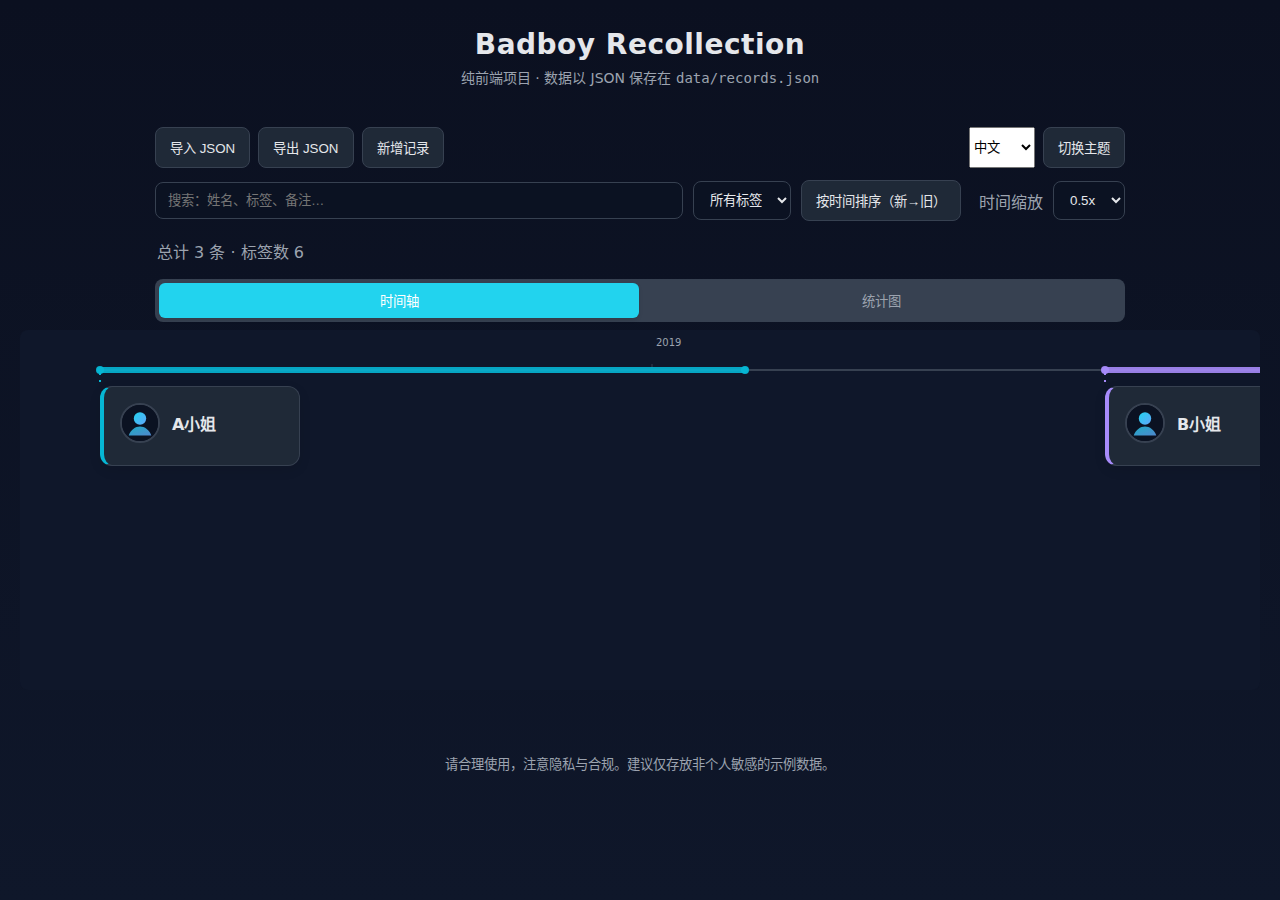
<file: index.html>
<!DOCTYPE html>
<html lang="zh-CN">
  <head>
    <meta charset="utf-8" />
    <meta name="viewport" content="width=device-width, initial-scale=1" />
    <title>Badboy Recollection | 渣男感情史记录</title>
    <meta name="description" content="一个纯前端、以 JSON 保存数据的渣男感情史记录工具" />
    <link rel="stylesheet" href="src/css/styles.css" />
    <link rel="icon" href="src/favicon.ico" sizes="any" />
    <link rel="icon" type="image/png" href="src/favicon-32x32.png" sizes="32x32" />
  </head>
  <body>
    <header class="app-header">
      <h1>Badboy Recollection</h1>
      <p class="subtitle">纯前端项目 · 数据以 JSON 保存在 <code>data/records.json</code></p>
    </header>

    <main class="container">
      <div class="ui-shell">
      <section class="toolbar">
        <div class="left">
          <button id="btnImport" class="btn" type="button" data-i18n="import">导入 JSON</button>
          <input id="fileInput" type="file" accept="application/json,.json" style="display:none" />
          <button id="btnExport" class="btn" type="button" data-i18n="export">导出 JSON</button>
          <button id="btnAdd" class="btn" type="button" data-i18n="add">新增记录</button>
        </div>
        <div class="right">
          <select id="langSelect" aria-label="语言 Language">
            <option value="zh">中文</option>
            <option value="en">English</option>
          </select>
          <button id="themeToggle" class="btn" type="button" data-i18n="theme">切换主题</button>
        </div>
      </section>
      <section class="controls">
        <input id="searchInput" type="search" placeholder="搜索：姓名、标签、备注…" aria-label="搜索" />
        <select id="tagFilter" aria-label="标签筛选">
          <option value="">所有标签</option>
        </select>
        <button id="sortBtn" type="button" class="btn" data-order="desc">按时间排序（新→旧）</button>
        <label for="scaleSelect" style="margin-left:8px;color:var(--muted)">时间缩放</label>
        <select id="scaleSelect" aria-label="时间缩放">
          <option value="0.4">0.4x</option>
          <option value="0.5">0.5x</option>
          <option value="0.6">0.6x</option>
          <option value="0.8">0.8x</option>
          <option value="1">1.0x</option>
        </select>
      </section>

      <section id="stats" class="stats" aria-live="polite"></section>

      <!-- 视图切换器 -->
      <div class="view-tabs">
        <button id="timelineTab" class="tab-btn active" data-view="timeline">时间轴</button>
        <button id="chartsTab" class="tab-btn" data-view="charts">统计图</button>
      </div>
      </div>

      <div class="visual-shell">
        <!-- 时间线/卡片列表 -->
        <section id="timeline" class="timeline"></section>
        <section id="cardList" class="card-list" hidden></section>

        <section id="charts" class="charts" hidden>
          <h2 class="chart-title" data-i18n="charts">统计图表</h2>
          <div class="chart-group">
            <div class="chart" id="yearChart" aria-label="按年份统计"></div>
            <div class="chart" id="tagChart" aria-label="按标签统计"></div>
          </div>
        </section>

        <section id="editorPanel" class="panel" hidden>
          <h2 class="panel-title" data-i18n="editor">编辑记录</h2>
          <form id="editorForm" class="form">
          <div class="field">
            <label for="fName" data-i18n="name">姓名</label>
            <input id="fName" name="name" type="text" required />
          </div>
          <div class="field two">
            <div>
              <label for="fStart" data-i18n="start">开始日期</label>
              <input id="fStart" name="startDate" type="text" placeholder="YYYY-MM 或 YYYY-MM-DD" />
            </div>
            <div>
              <label for="fEnd" data-i18n="end">结束日期</label>
              <input id="fEnd" name="endDate" type="text" placeholder="YYYY-MM 或 YYYY-MM-DD" />
            </div>
          </div>
          <div class="field">
            <label for="fTags" data-i18n="tags">标签（逗号分隔）</label>
            <input id="fTags" name="tags" type="text" placeholder="校园, 异地" />
          </div>
          <div class="field">
            <label for="fNotes" data-i18n="notes">备注</label>
            <textarea id="fNotes" name="notes" rows="3"></textarea>
          </div>
          <div class="actions">
            <button id="btnSave" class="btn primary" type="submit" data-i18n="save">保存</button>
            <button id="btnCancel" class="btn" type="button" data-i18n="cancel">取消</button>
          </div>
          </form>
        </section>
      </div>
    </main>

    <footer class="app-footer">
      <small>请合理使用，注意隐私与合规。建议仅存放非个人敏感的示例数据。</small>
    </footer>

    <script type="module" src="src/js/main.js"></script>
  </body>
</html>
</file>
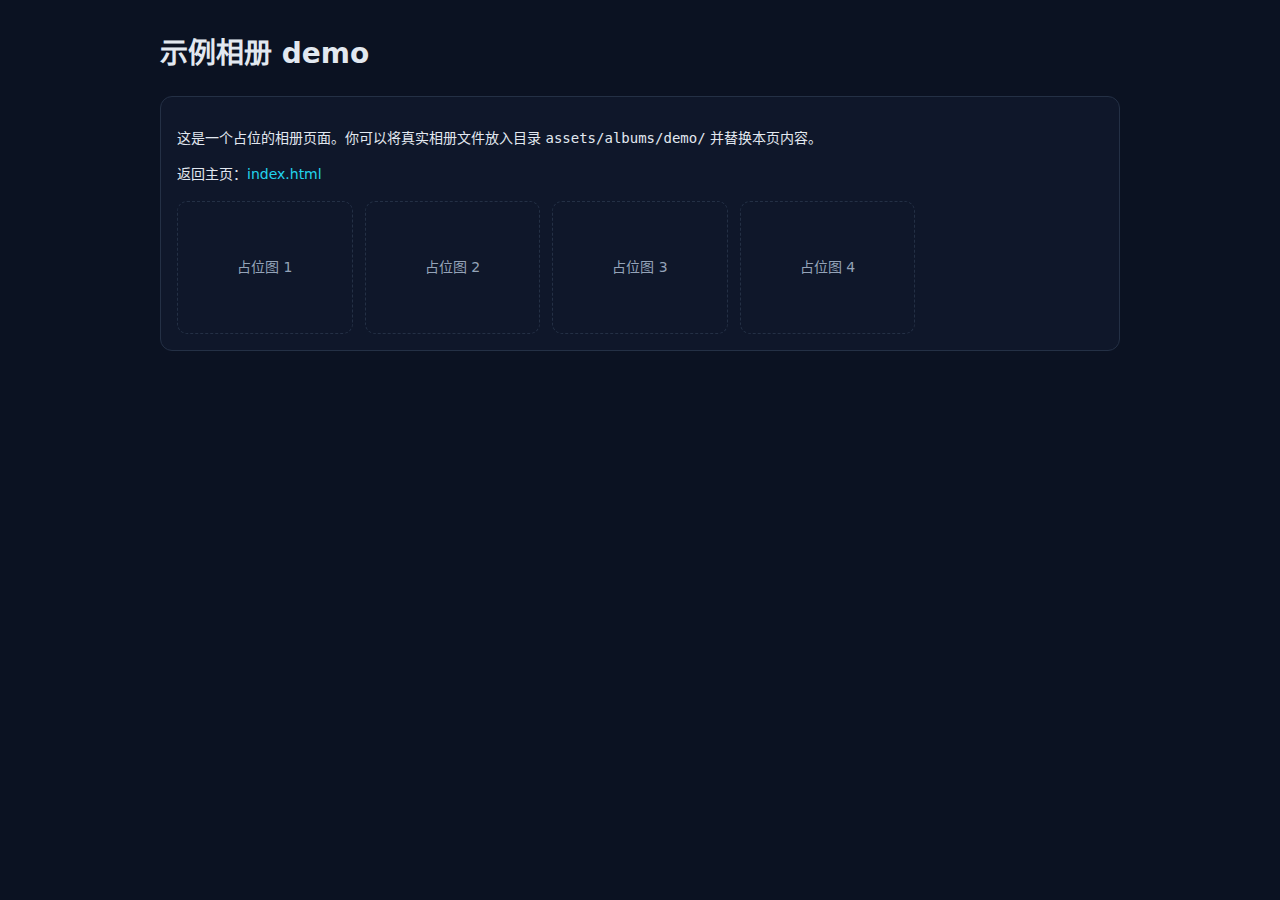
<file: assets/albums/demo/index.html>
<!doctype html>
<html lang="zh-CN">
<head>
  <meta charset="utf-8" />
  <meta name="viewport" content="width=device-width, initial-scale=1" />
  <title>示例相册 | demo</title>
  <style>
    :root { --bg:#0b1222; --text:#e2e8f0; --muted:#94a3b8; --card:#0f172a; --border:#243045; --accent:#22d3ee; }
    body{margin:0;background:var(--bg);color:var(--text);font:14px/1.6 system-ui, -apple-system, Segoe UI, Roboto, Helvetica, Arial, "Noto Sans", "Apple Color Emoji","Segoe UI Emoji"}
    .wrap{max-width:960px;margin:32px auto;padding:0 16px}
    .card{background:var(--card);border:1px solid var(--border);border-radius:12px;padding:16px}
    a{color:var(--accent);text-decoration:none}
    a:hover{text-decoration:underline}
    .grid{display:grid;grid-template-columns:repeat(auto-fill,minmax(160px,1fr));gap:12px;margin-top:16px}
    .ph{aspect-ratio:4/3;border:1px dashed var(--border);border-radius:10px;display:flex;align-items:center;justify-content:center;color:var(--muted)}
  </style>
</head>
<body>
  <div class="wrap">
    <h1>示例相册 demo</h1>
    <div class="card">
      <p>这是一个占位的相册页面。你可以将真实相册文件放入目录 <code>assets/albums/demo/</code> 并替换本页内容。</p>
      <p>
        返回主页：<a href="/">index.html</a>
      </p>
      <div class="grid">
        <div class="ph">占位图 1</div>
        <div class="ph">占位图 2</div>
        <div class="ph">占位图 3</div>
        <div class="ph">占位图 4</div>
      </div>
    </div>
  </div>
</body>
</html>
</file>
<file: src/css/styles.css>
:root{--bg:#0f172a;--panel:#111827;--card:#1f2937;--accent:#22d3ee;--text:#e5e7eb;--muted:#9ca3af;--border:#374151;}

/* 轴上时间段 hover/active 效果与标签显隐 */
.tl-svg .seg-group text{
  opacity:0;
  pointer-events:none;
  transition:opacity .15s ease-in-out;
}
.tl-svg .seg-group line{
  transition:stroke-width .18s ease, stroke-opacity .18s ease;
  stroke-opacity:.9;
}
.tl-svg .seg-group circle{
  transition:opacity .18s ease;
  opacity:.95;
}
.tl-svg .seg-group.active text{ opacity:1; }
.tl-svg .seg-group.active line{ stroke-width:6.5; stroke-opacity:1; }
.tl-svg .seg-group.active circle{ opacity:1; }
*{box-sizing:border-box}
html,body{height:100%}
body{margin:0;font-family:ui-sans-serif,system-ui,-apple-system,Segoe UI,Roboto,Ubuntu,Cantarell,Noto Sans,sans-serif;background:linear-gradient(180deg,#0b1020,#0f172a);color:var(--text)}

/* 确保任何带有 hidden 属性的元素都被隐藏（避免作者样式覆盖） */
[hidden]{
  display:none !important;
}

.app-header{padding:28px 20px;text-align:center}
.app-header h1{margin:0;font-size:28px;letter-spacing:0.5px}
.subtitle{margin:6px 0 0;color:var(--muted);font-size:14px}

.container{max-width:980px;margin:0 auto;padding:0 5px 40px}
.ui-shell{max-width:980px;margin:0 auto}
.visual-shell{
  width:calc(100vw - 40px);
  max-width:none;
  margin-left:calc(50% - 50vw + 20px);
  margin-right:calc(50% - 50vw + 20px);
}
.controls{display:flex;gap:10px;flex-wrap:wrap;align-items:center;justify-content:space-between;margin:10px 0 18px}
.controls input[type=search]{flex:1 1 360px;min-width:220px;padding:10px 12px;border:1px solid var(--border);border-radius:8px;background:#0b1222;color:var(--text)}
.controls select{padding:10px 12px;border:1px solid var(--border);border-radius:8px;background:#0b1222;color:var(--text)}
.btn{padding:10px 14px;border:1px solid var(--border);border-radius:8px;background:var(--card);color:var(--text);cursor:pointer}
.btn:hover{border-color:var(--accent);color:#fff}

.stats{color:var(--muted);margin:12px 2px}

.card-list{display:grid;grid-template-columns:repeat(auto-fill,minmax(260px,1fr));gap:14px;padding-left:20px}
.card{background:var(--card);border:1px solid var(--border);border-radius:12px;padding:14px}
.card-header{display:flex;align-items:baseline;justify-content:space-between;gap:10px;margin-bottom:8px}
.name{margin:0;font-size:18px}
.dates{color:var(--muted);font-size:12px}
.person{display:flex;align-items:center;gap:10px}
.avatar{width:36px;height:36px;border-radius:50%;object-fit:cover;border:1px solid var(--border);background:#0b1222}
.tags{display:flex;flex-wrap:wrap;gap:6px;margin:8px 0}
.tag{display:inline-block;padding:4px 8px;border:1px solid var(--border);border-radius:999px;font-size:12px;color:#e6fbff;background:#0b1222}
.notes{margin:8px 0 0;line-height:1.5;color:#e2e8f0}
.links{margin-top:10px;font-size:13px}
.links a{color:var(--accent);text-decoration:none}
.links a:hover{text-decoration:underline}

.app-footer{max-width:980px;margin:24px auto 40px;padding:0 16px;color:var(--muted);text-align:center}

.error{padding:12px;border:1px solid #ef4444;background:#2f0b0b;border-radius:10px}

/* Toolbar */
.toolbar{display:flex;align-items:center;justify-content:space-between;gap:12px;margin:12px 0}
.toolbar .left,.toolbar .right{display:flex;gap:8px;flex-wrap:wrap}

/* Buttons */
.btn.primary{background:linear-gradient(180deg,#0aaac2,#0891b2);border-color:#0aaac2;color:#fff}
.btn.primary:hover{filter:brightness(1.06)}
.btn.small{padding:6px 10px;font-size:12px;border-radius:6px}
.btn.danger{border-color:#b91c1c;color:#fecaca}
.btn.danger:hover{background:#7f1d1d;border-color:#ef4444}

/* Editor panel */
.panel{background:var(--panel);border:1px solid var(--border);border-radius:12px;padding:16px;margin-top:18px}
.panel-title{margin:0 0 10px 0;font-size:18px}
.form{display:flex;flex-direction:column;gap:12px}
.field{display:flex;flex-direction:column;gap:6px}
.field.two{display:grid;grid-template-columns:1fr 1fr;gap:12px}
.form input,.form textarea,.form select{width:100%;padding:10px 12px;border:1px solid var(--border);border-radius:8px;background:#0b1222;color:var(--text)}
.actions{display:flex;gap:8px;justify-content:flex-end}

/* Card actions */
.card-actions{display:flex;gap:8px;margin-top:10px}

/* Charts */
.charts{margin-top:22px}
.chart-title{margin:0 0 10px 0;color:var(--muted);font-size:14px}
.chart-group{display:grid;grid-template-columns:1fr;gap:14px}
@media (min-width: 720px){.chart-group{grid-template-columns:1fr 1fr}}
.chart{background:var(--panel);border:1px solid var(--border);border-radius:12px;padding:12px}
.bar{position:relative;display:flex;align-items:center;gap:8px;margin:6px 0}
.bar-fill{display:inline-block;height:10px;border-radius:6px;background:linear-gradient(90deg,var(--accent),#60a5fa)}
.bar-label{font-size:12px;color:var(--muted)}
.muted{color:var(--muted);font-size:12px}

/* Light theme */
[data-theme='light']{--bg:#f8fafc;--panel:#ffffff;--card:#ffffff;--accent:#0891b2;--text:#111827;--muted:#6b7280;--border:#e5e7eb}
[data-theme='light'] body{background:linear-gradient(180deg,#f3f4f6,#f8fafc)}
[data-theme='light'] .controls input[type=search],
[data-theme='light'] .controls select,
[data-theme='light'] .form input,
[data-theme='light'] .form textarea,
[data-theme='light'] .form select{background:#ffffff}

/* 视图切换器样式 */
.view-tabs{
  display:flex;
  gap:2px;
  margin:16px 0 8px 0;
  background:var(--border);
  border-radius:8px;
  padding:4px;
}

.tab-btn{
  flex:1;
  padding:8px 16px;
  border:none;
  background:transparent;
  color:var(--muted);
  border-radius:6px;
  cursor:pointer;
  transition:all 0.2s ease;
  font-weight:500;
}

.tab-btn:hover{
  background:var(--card);
  color:var(--text);
}

.tab-btn.active{
  background:var(--accent);
  color:white;
  box-shadow:0 2px 4px rgba(0,0,0,0.1);
}

/* 新的分支时间轴样式 */
.timeline{position:relative;display:block;min-height:360px;background:var(--bg);border-radius:8px;padding:20px;overflow-x:auto;overflow-y:visible;-ms-overflow-style:none;scrollbar-width:none}
/* 时间轴位于 .visual-shell 中，由外层容器控制出血宽度 */
.timeline::-webkit-scrollbar{display:none}

/* 边缘渐变蒙版：已按用户要求移除 */

/* SVG容器用于绘制连接线 */
.tl-svg{position:absolute;top:0;left:0;width:100%;height:100%;pointer-events:none;z-index:1}

/* 分支节点样式 */
.branch-node{
  background:var(--card);
  border:1px solid var(--border);
  border-radius:12px;
  padding:16px;
  box-shadow:0 4px 12px rgba(0,0,0,0.1);
  transition:all 0.3s ease;
  cursor:pointer;
  position:relative;
}

.branch-node:hover{
  transform:translateY(-2px);
  box-shadow:0 8px 24px rgba(0,0,0,0.15);
}

.node-header{
  display:flex;
  align-items:center;
  gap:12px;
  margin-bottom:12px;
}

.node-header .avatar{
  width:40px;
  height:40px;
  border-radius:50%;
  object-fit:cover;
  border:2px solid var(--border);
}

.node-info{
  flex:1;
}

.node-name{
  margin:0;
  font-size:16px;
  font-weight:600;
  color:var(--text);
}

.node-date{
  font-size:12px;
  color:var(--muted);
  margin-top:2px;
}

.node-content{display:none;margin-bottom:12px}
.branch-node:hover .node-content{display:block}

/* 统一悬浮容器：内容与操作一起出现 */
.node-popover{
  position:absolute;
  left:12px;
  right:12px;
  top:calc(100% - 8px);
  background:var(--panel);
  border:1px solid var(--border);
  border-radius:12px;
  padding:12px;
  box-shadow:0 12px 28px rgba(0,0,0,0.35);
  z-index:10;
  display:none;
  opacity:0;
  transform:translateY(6px);
  transition:opacity .18s ease, transform .18s ease;
}
.branch-node:hover .node-popover{display:block;opacity:1;transform:translateY(0)}

.node-tags{
  display:flex;
  flex-wrap:wrap;
  gap:4px;
  margin-bottom:8px;
}

.node-notes{
  font-size:13px;
  color:var(--text);
  margin:0;
  line-height:1.4;
  max-height:60px;
  overflow:hidden;
  text-overflow:ellipsis;
}

.node-actions{
  display:flex;
  gap:8px;
  justify-content:flex-end;
}

.btn-edit, .btn-delete{
  padding:4px 8px;
  font-size:12px;
  border:1px solid var(--border);
  border-radius:4px;
  background:var(--card);
  color:var(--text);
  cursor:pointer;
  transition:all 0.2s ease;
}

.btn-edit:hover{
  background:var(--accent);
  color:white;
}

.btn-delete:hover{
  background:#ef4444;
  color:white;
}

/* 移除横向连接线 */
.tl-conn{display:none}

/* Branch: axis -> lane (not used) */
.tl-branch{display:none}

/* Compact item (avatar + name) */
.tl-compact{display:inline-flex;align-items:center;gap:8px;cursor:pointer;user-select:none}
.tl-compact .avatar.sm{width:28px;height:28px;border-radius:50%;object-fit:cover;border:1px solid var(--border)}
.tl-compact .name{font-weight:600;color:var(--text)}

/* 左右交替对齐 */
.tl-item.side-left .tl-compact{justify-self:end}
.tl-item.side-right .tl-compact{justify-self:start}
.tl-item.side-left .tl-time{left:50%;transform:translateX(-100%);margin-right:8px}
.tl-item.side-right .tl-time{left:50%;transform:translateX(8px)}

/* Popover panel */
.tl-popover{position:relative}
.tl-popover > .tl-card{position:absolute;z-index:20;min-width:260px;max-width:min(520px, 90vw);box-shadow:0 8px 24px rgba(0,0,0,.25);transform:translateY(6px);display:none}
.tl-item.side-right .tl-popover > .tl-card{left:calc(50% + 16px + var(--side-offset, 0px))}
.tl-item.side-left  .tl-popover > .tl-card{right:calc(50% + 16px + var(--side-offset, 0px))}

/* Hover to preview */
.tl-item:hover .tl-popover > .tl-card{display:block}
/* Click to pin open */
.tl-item.open .tl-popover > .tl-card{display:block}

/* Prefer click over hover: when未open则仅在同一item悬浮显示 */
.tl-item:not(.open):not(:hover) .tl-popover > .tl-card{display:none}

@media (max-width: 480px){
  .tl-popover > .tl-card{min-width:220px}
  .tl-compact .name{font-size:.95rem}
}
</file>
